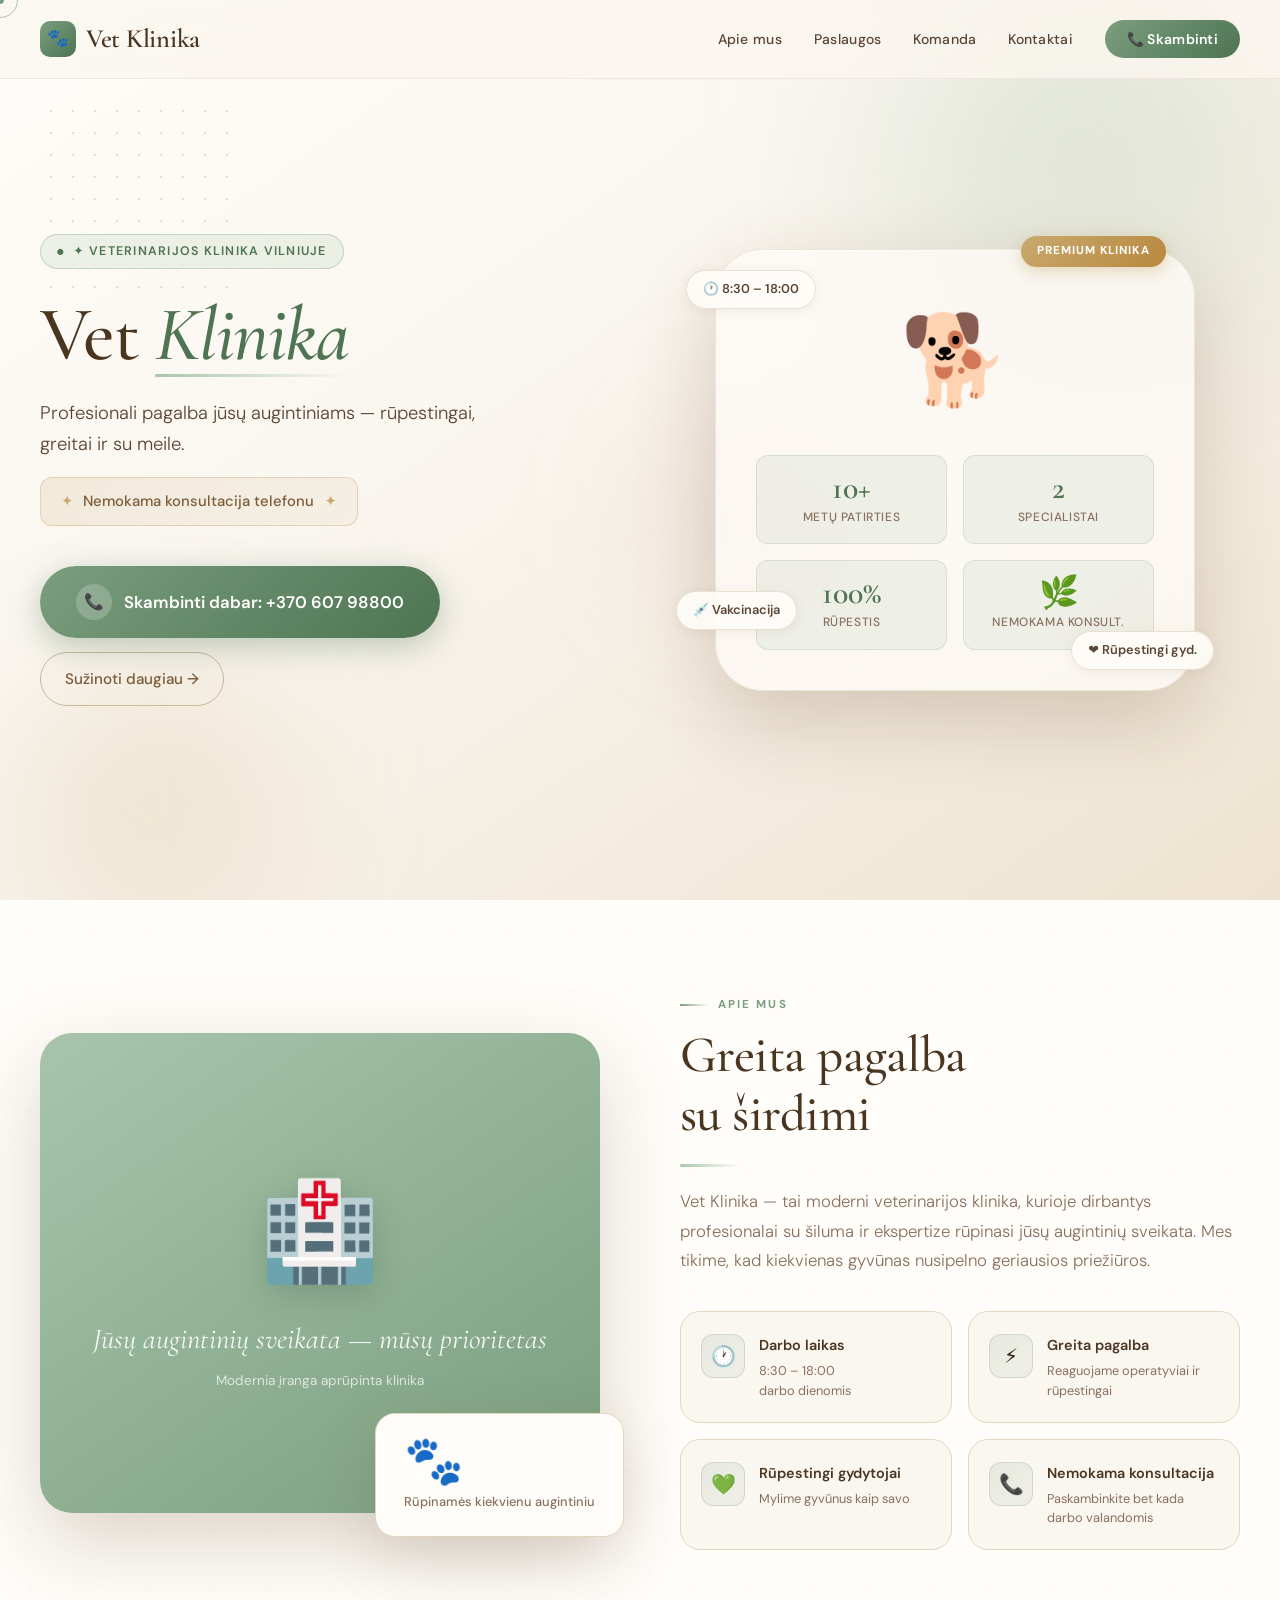
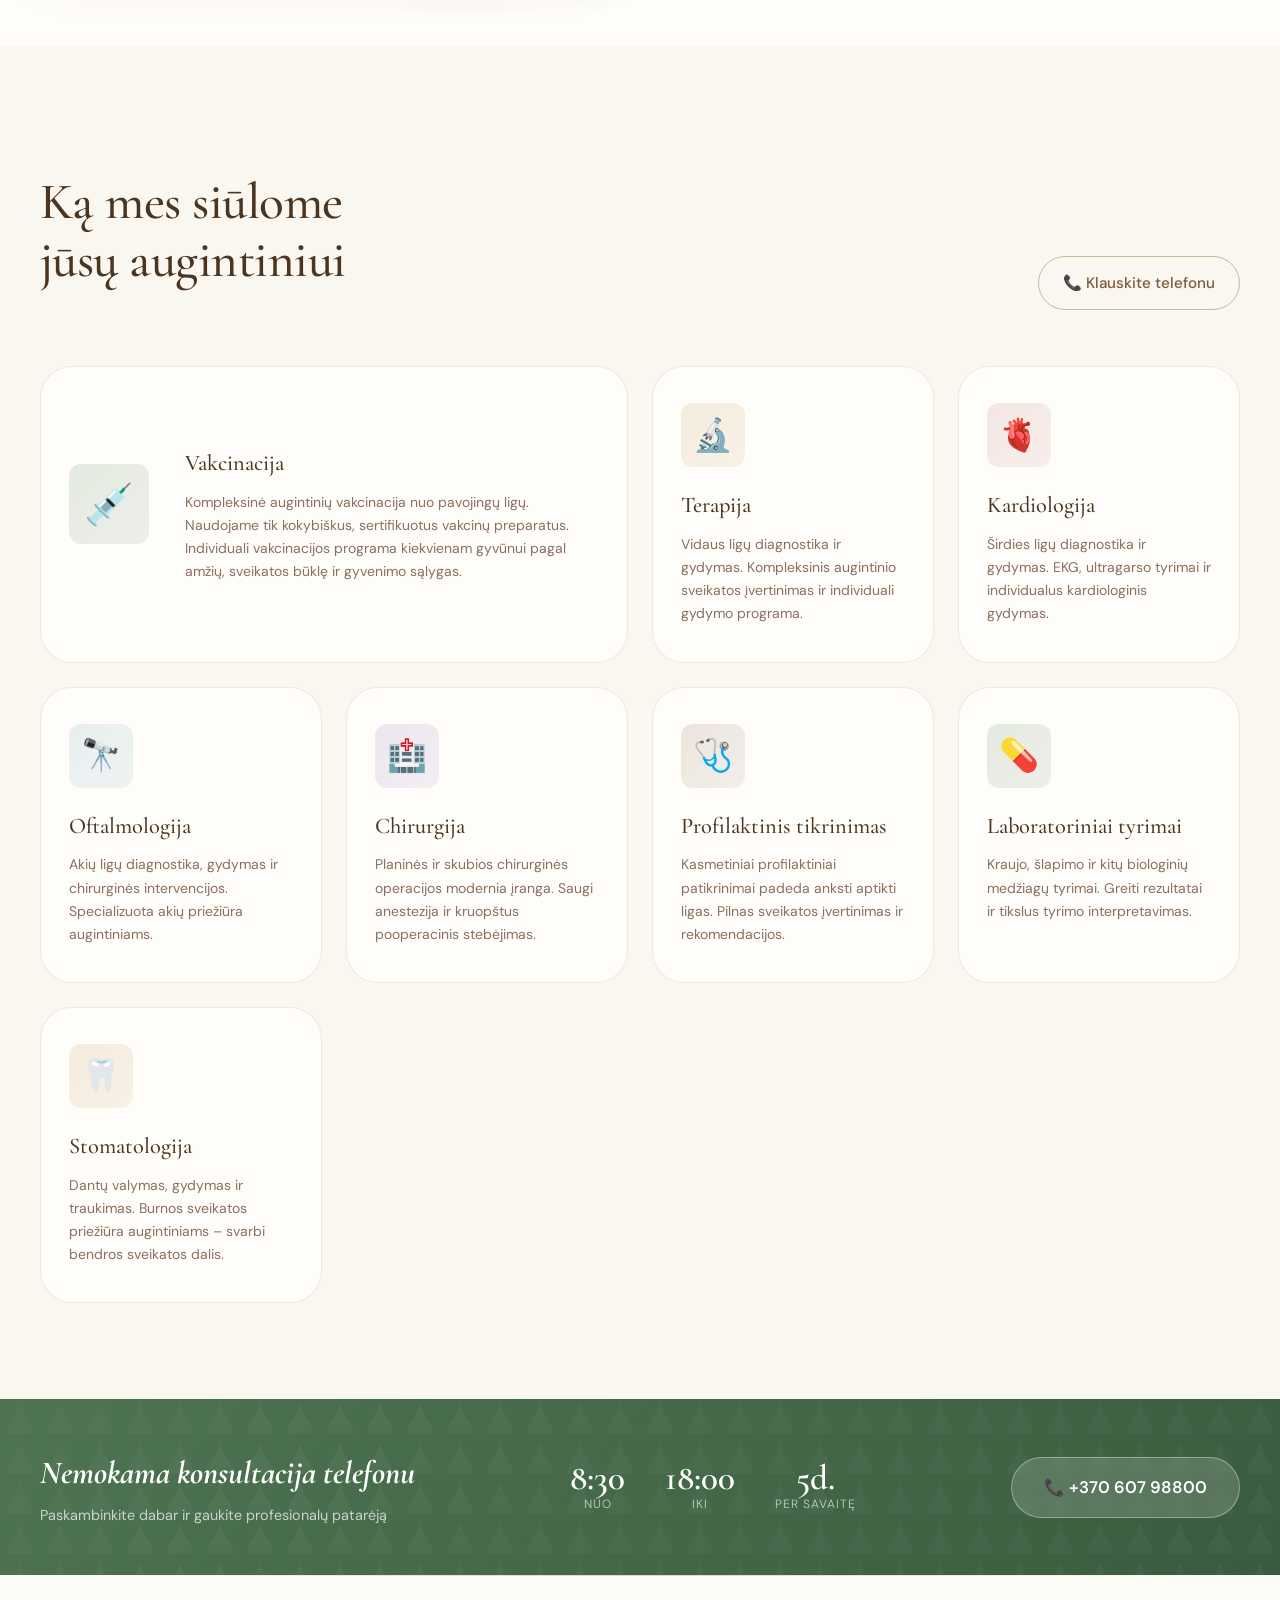
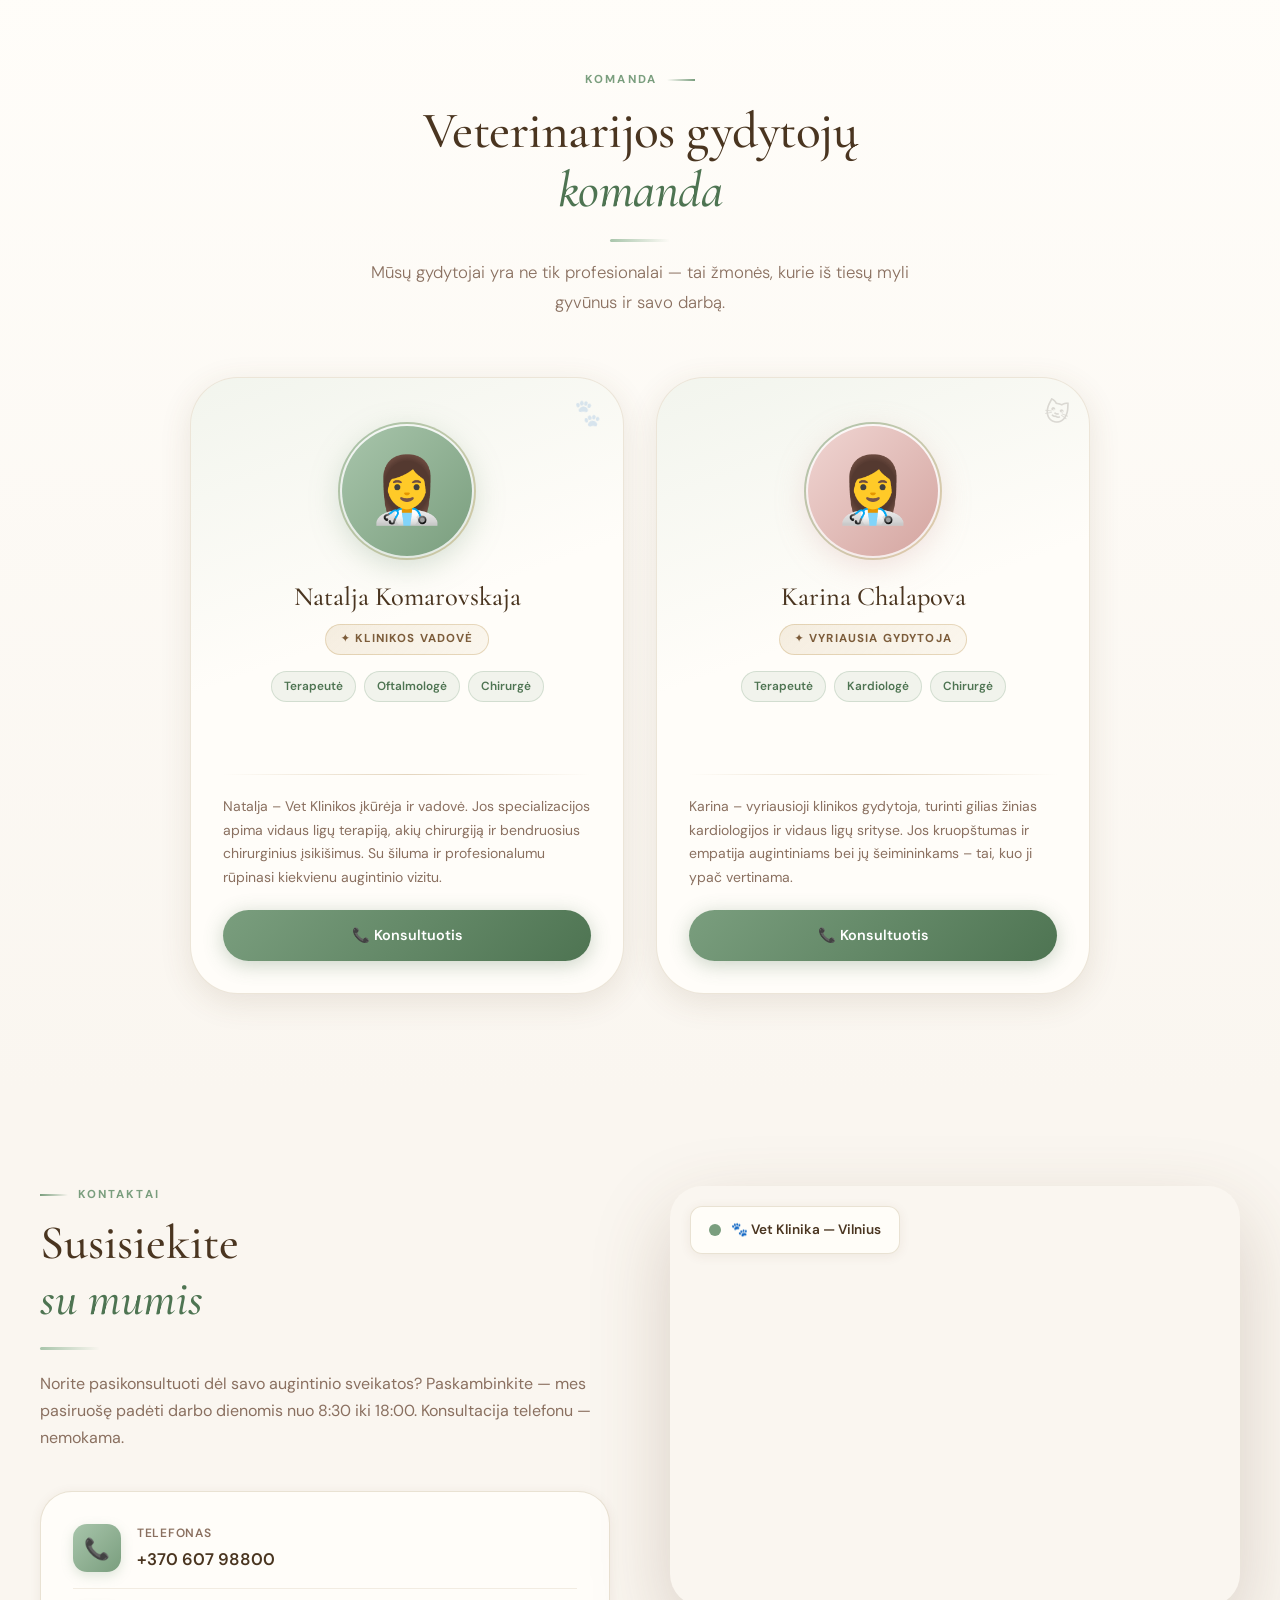
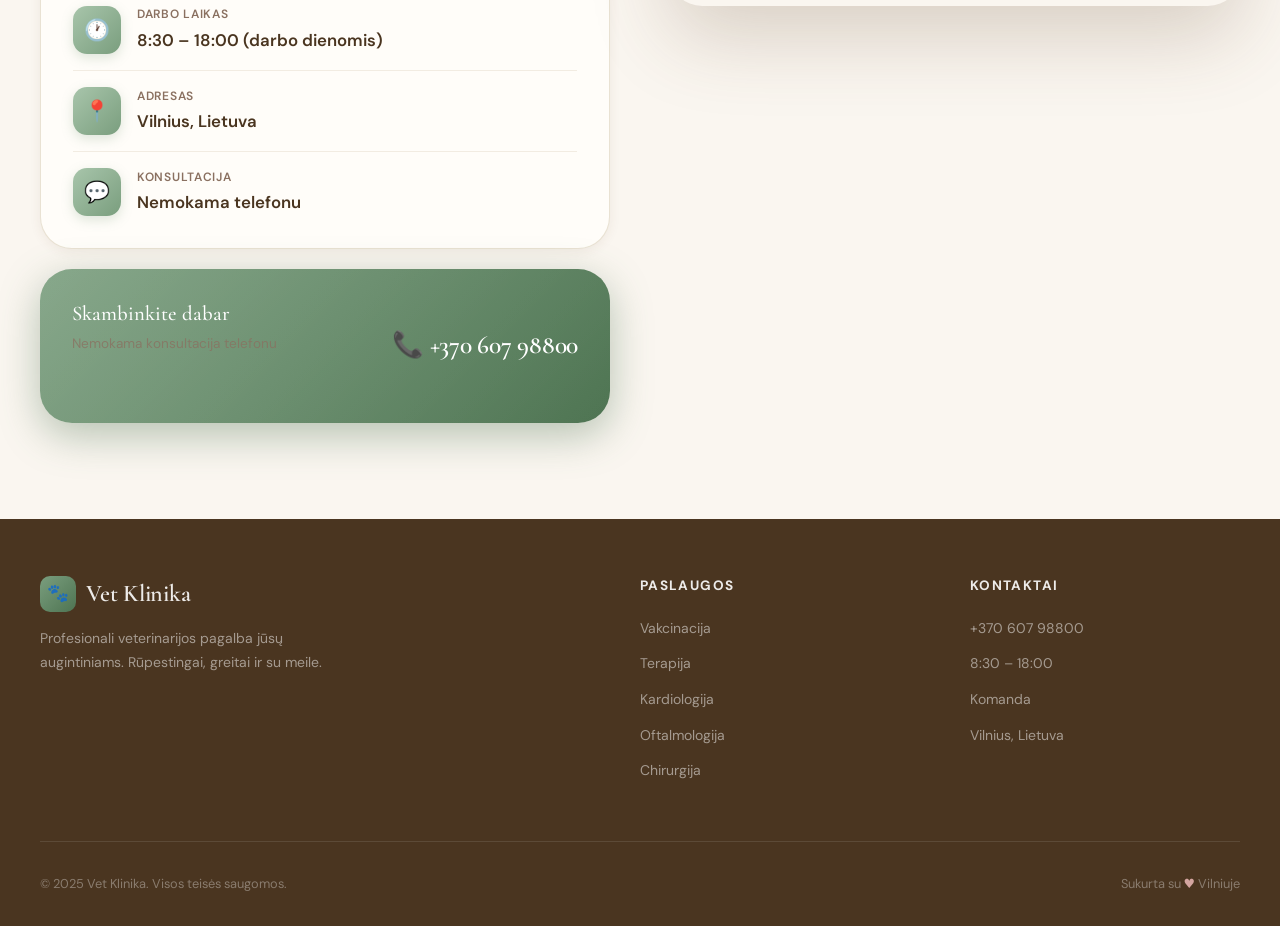
<file: vet-klinika.html>
<!DOCTYPE html>
<html lang="lt">
<head>
  <meta charset="UTF-8" />
  <meta name="viewport" content="width=device-width, initial-scale=1.0" />
  <title>Vet Klinika – Profesionali pagalba jūsų augintiniams</title>
  <link rel="preconnect" href="https://fonts.googleapis.com" />
  <link rel="preconnect" href="https://fonts.gstatic.com" crossorigin />
  <link href="https://fonts.googleapis.com/css2?family=Cormorant+Garamond:ital,wght@0,300;0,400;0,500;0,600;1,300;1,400&family=DM+Sans:ital,opsz,wght@0,9..40,300;0,9..40,400;0,9..40,500;0,9..40,600;1,9..40,300&display=swap" rel="stylesheet" />
  <style>
    /* ── RESET & VARIABLES ────────────────────────────────────── */
    *, *::before, *::after { box-sizing: border-box; margin: 0; padding: 0; }
    :root {
      --cream:      #faf6f0;
      --warm-white: #fffdf9;
      --beige:      #f0e8d8;
      --beige-mid:  #e4d5be;
      --beige-dark: #c9b89a;
      --sage:       #7a9e7e;
      --sage-light: #a8c5ab;
      --sage-deep:  #4e7452;
      --brown:      #7c5c3a;
      --brown-dark: #4a3520;
      --rose:       #d4a5a0;
      --rose-light: #f0d5d2;
      --gold:       #c9a96e;
      --gold-light: #e8d4b0;
      --text-dark:  #2c2018;
      --text-mid:   #5a4535;
      --text-light: #8a7060;
      --shadow-sm:  0 2px 12px rgba(100,70,40,.08);
      --shadow-md:  0 8px 32px rgba(100,70,40,.12);
      --shadow-lg:  0 20px 60px rgba(100,70,40,.16);
      --shadow-xl:  0 30px 80px rgba(100,70,40,.22);
      --radius-sm:  12px;
      --radius-md:  20px;
      --radius-lg:  32px;
      --radius-xl:  48px;
      --font-head:  'Cormorant Garamond', Georgia, serif;
      --font-body:  'DM Sans', system-ui, sans-serif;
      --transition: cubic-bezier(.22,.61,.36,1);
    }

    html { scroll-behavior: smooth; }
    body {
      font-family: var(--font-body);
      background: var(--cream);
      color: var(--text-dark);
      overflow-x: hidden;
      font-size: 16px;
      line-height: 1.6;
    }

    /* ── CURSOR ───────────────────────────────────────────────── */
    .cursor-dot {
      width: 8px; height: 8px;
      background: var(--sage);
      border-radius: 50%;
      position: fixed; top: 0; left: 0;
      pointer-events: none; z-index: 9999;
      transform: translate(-50%,-50%);
      transition: transform .1s, width .3s var(--transition), height .3s var(--transition), background .3s;
    }
    .cursor-ring {
      width: 36px; height: 36px;
      border: 1.5px solid var(--sage-light);
      border-radius: 50%;
      position: fixed; top: 0; left: 0;
      pointer-events: none; z-index: 9998;
      transform: translate(-50%,-50%);
      transition: transform .18s var(--transition), width .4s var(--transition), height .4s var(--transition), border-color .3s;
    }
    body.hovering .cursor-dot { width: 14px; height: 14px; background: var(--gold); }
    body.hovering .cursor-ring { width: 52px; height: 52px; border-color: var(--gold); opacity: .6; }

    /* ── SCROLL ANIMATIONS ────────────────────────────────────── */
    .reveal {
      opacity: 0;
      transform: translateY(36px);
      transition: opacity .8s var(--transition), transform .8s var(--transition);
    }
    .reveal.visible { opacity: 1; transform: translateY(0); }
    .reveal-delay-1 { transition-delay: .1s; }
    .reveal-delay-2 { transition-delay: .2s; }
    .reveal-delay-3 { transition-delay: .3s; }
    .reveal-delay-4 { transition-delay: .4s; }

    /* ── NAVIGATION ───────────────────────────────────────────── */
    nav {
      position: fixed; top: 0; left: 0; right: 0; z-index: 1000;
      padding: 18px 40px;
      display: flex; align-items: center; justify-content: space-between;
      background: rgba(250,246,240,.82);
      backdrop-filter: blur(20px) saturate(1.5);
      -webkit-backdrop-filter: blur(20px) saturate(1.5);
      border-bottom: 1px solid rgba(201,184,154,.25);
      transition: padding .4s var(--transition), box-shadow .4s;
    }
    nav.scrolled { padding: 12px 40px; box-shadow: var(--shadow-md); }
    .nav-logo {
      font-family: var(--font-head);
      font-size: 1.65rem; font-weight: 600;
      color: var(--brown-dark);
      letter-spacing: -.01em;
      display: flex; align-items: center; gap: 10px;
      text-decoration: none;
    }
    .nav-logo-icon {
      width: 36px; height: 36px;
      background: linear-gradient(135deg, var(--sage), var(--sage-deep));
      border-radius: 10px;
      display: flex; align-items: center; justify-content: center;
      font-size: 1.1rem;
    }
    .nav-links {
      display: flex; align-items: center; gap: 32px;
      list-style: none;
    }
    .nav-links a {
      font-size: .875rem; font-weight: 500;
      color: var(--text-mid);
      text-decoration: none; letter-spacing: .02em;
      position: relative; padding-bottom: 2px;
      transition: color .3s;
    }
    .nav-links a::after {
      content: ''; position: absolute; bottom: 0; left: 0;
      width: 0; height: 1.5px;
      background: var(--sage);
      transition: width .35s var(--transition);
    }
    .nav-links a:hover { color: var(--sage-deep); }
    .nav-links a:hover::after { width: 100%; }
    .nav-cta {
      background: linear-gradient(135deg, var(--sage), var(--sage-deep));
      color: #fff !important;
      padding: 10px 22px !important;
      border-radius: 40px;
      font-weight: 600 !important;
      transition: transform .25s var(--transition), box-shadow .25s !important;
      white-space: nowrap;
    }
    .nav-cta::after { display: none !important; }
    .nav-cta:hover { transform: translateY(-2px); box-shadow: 0 8px 24px rgba(78,116,82,.35) !important; color: #fff !important; }
    .hamburger { display: none; flex-direction: column; gap: 5px; cursor: pointer; padding: 4px; }
    .hamburger span { width: 24px; height: 2px; background: var(--brown); border-radius: 2px; transition: .3s; }

    /* ── HERO ─────────────────────────────────────────────────── */
    #hero {
      min-height: 100vh;
      display: flex; align-items: center;
      position: relative; overflow: hidden;
      padding: 120px 40px 80px;
    }
    .hero-bg {
      position: absolute; inset: 0;
      background: linear-gradient(145deg, var(--warm-white) 0%, var(--cream) 40%, #eee3d0 100%);
    }
    /* Floating organic blobs */
    .blob {
      position: absolute;
      border-radius: 50%;
      filter: blur(60px);
      animation: float 8s ease-in-out infinite;
      pointer-events: none;
    }
    .blob-1 {
      width: 600px; height: 600px;
      background: radial-gradient(circle, rgba(168,197,171,.35) 0%, transparent 70%);
      top: -150px; right: -100px;
      animation-duration: 9s;
    }
    .blob-2 {
      width: 400px; height: 400px;
      background: radial-gradient(circle, rgba(201,169,110,.25) 0%, transparent 70%);
      bottom: -100px; left: -50px;
      animation-duration: 11s; animation-delay: -3s;
    }
    .blob-3 {
      width: 300px; height: 300px;
      background: radial-gradient(circle, rgba(212,165,160,.2) 0%, transparent 70%);
      top: 40%; right: 30%;
      animation-duration: 13s; animation-delay: -6s;
    }
    @keyframes float {
      0%, 100% { transform: translate(0,0) scale(1); }
      33%       { transform: translate(20px,-30px) scale(1.05); }
      66%       { transform: translate(-15px,20px) scale(.97); }
    }
    /* Decorative dots grid */
    .dots-grid {
      position: absolute;
      top: 100px; left: 40px;
      width: 200px; height: 200px;
      background-image: radial-gradient(circle, var(--beige-dark) 1px, transparent 1px);
      background-size: 22px 22px;
      opacity: .45;
      animation: float 14s ease-in-out infinite alternate;
    }
    .hero-inner {
      position: relative; z-index: 1;
      max-width: 1200px; margin: 0 auto; width: 100%;
      display: grid; grid-template-columns: 1fr 1fr; gap: 60px; align-items: center;
    }
    .hero-badge {
      display: inline-flex; align-items: center; gap: 8px;
      background: rgba(168,197,171,.2);
      border: 1px solid rgba(122,158,126,.35);
      color: var(--sage-deep);
      font-size: .78rem; font-weight: 600;
      letter-spacing: .1em; text-transform: uppercase;
      padding: 7px 16px; border-radius: 40px;
      margin-bottom: 24px;
      backdrop-filter: blur(8px);
    }
    .hero-badge::before { content: '●'; font-size: .5rem; animation: blink 2s ease-in-out infinite; }
    @keyframes blink { 0%,100%{opacity:1} 50%{opacity:.3} }
    .hero-title {
      font-family: var(--font-head);
      font-size: clamp(3.2rem, 6vw, 5.2rem);
      font-weight: 500; line-height: 1.1;
      color: var(--brown-dark);
      letter-spacing: -.02em;
      margin-bottom: 20px;
    }
    .hero-title em {
      font-style: italic;
      color: var(--sage-deep);
      position: relative;
    }
    .hero-title em::after {
      content: '';
      position: absolute; bottom: 4px; left: 0; right: 0;
      height: 3px;
      background: linear-gradient(90deg, var(--sage-light), transparent);
      border-radius: 2px;
    }
    .hero-sub {
      font-size: 1.15rem;
      color: var(--text-mid);
      font-weight: 300;
      line-height: 1.7;
      margin-bottom: 16px;
      max-width: 480px;
    }
    .hero-highlight {
      display: inline-flex; align-items: center; gap: 10px;
      background: linear-gradient(135deg, rgba(201,169,110,.18), rgba(201,169,110,.08));
      border: 1px solid rgba(201,169,110,.4);
      padding: 12px 20px; border-radius: var(--radius-sm);
      margin-bottom: 40px;
      font-size: .925rem; color: var(--brown);
      font-weight: 500;
    }
    .hero-highlight .star { color: var(--gold); }
    .hero-actions { display: flex; flex-direction: column; gap: 14px; align-items: flex-start; }
    .btn-primary {
      display: inline-flex; align-items: center; gap: 12px;
      background: linear-gradient(135deg, var(--sage) 0%, var(--sage-deep) 100%);
      color: #fff;
      font-family: var(--font-body);
      font-size: 1.05rem; font-weight: 600;
      padding: 18px 36px; border-radius: 60px;
      border: none; cursor: pointer;
      text-decoration: none;
      position: relative; overflow: hidden;
      transition: transform .3s var(--transition), box-shadow .3s;
      box-shadow: 0 8px 32px rgba(78,116,82,.35);
    }
    .btn-primary::before {
      content: '';
      position: absolute; inset: 0;
      background: linear-gradient(135deg, rgba(255,255,255,.15), transparent);
      opacity: 0; transition: opacity .3s;
    }
    .btn-primary:hover { transform: translateY(-3px); box-shadow: 0 16px 48px rgba(78,116,82,.45); }
    .btn-primary:hover::before { opacity: 1; }
    .btn-primary:active { transform: translateY(0); }
    /* Ripple */
    .btn-primary .ripple {
      position: absolute; border-radius: 50%;
      transform: scale(0);
      background: rgba(255,255,255,.3);
      animation: ripple-anim .7s linear;
    }
    @keyframes ripple-anim { to { transform: scale(4); opacity: 0; } }
    .btn-phone-icon {
      width: 36px; height: 36px;
      background: rgba(255,255,255,.2);
      border-radius: 50%;
      display: flex; align-items: center; justify-content: center;
      font-size: 1rem;
      flex-shrink: 0;
    }
    .btn-secondary {
      display: inline-flex; align-items: center; gap: 10px;
      background: transparent;
      color: var(--brown);
      font-family: var(--font-body);
      font-size: .95rem; font-weight: 500;
      padding: 14px 24px; border-radius: 60px;
      border: 1.5px solid var(--beige-dark);
      cursor: pointer; text-decoration: none;
      transition: all .3s var(--transition);
    }
    .btn-secondary:hover {
      background: var(--beige);
      border-color: var(--sage-light);
      color: var(--sage-deep);
      transform: translateY(-2px);
    }
    .hero-visual {
      position: relative;
      display: flex; align-items: center; justify-content: center;
    }
    /* Big illustration card */
    .hero-card {
      width: 100%; max-width: 480px;
      background: rgba(255,253,249,.7);
      border: 1px solid rgba(201,184,154,.3);
      border-radius: var(--radius-xl);
      padding: 40px;
      backdrop-filter: blur(20px);
      box-shadow: var(--shadow-xl), inset 0 1px 0 rgba(255,255,255,.8);
      position: relative;
      animation: card-float 6s ease-in-out infinite;
    }
    @keyframes card-float {
      0%,100% { transform: translateY(0) rotate(0deg); }
      50%      { transform: translateY(-12px) rotate(.5deg); }
    }
    .hero-illus {
      font-size: 5.5rem; text-align: center;
      margin-bottom: 24px;
      animation: pet-bounce 3s ease-in-out infinite;
    }
    @keyframes pet-bounce {
      0%,100% { transform: scale(1) rotate(0deg); }
      50%      { transform: scale(1.06) rotate(-3deg); }
    }
    .hero-card-stats {
      display: grid; grid-template-columns: 1fr 1fr;
      gap: 16px;
    }
    .stat-box {
      background: rgba(122,158,126,.1);
      border: 1px solid rgba(122,158,126,.2);
      border-radius: var(--radius-sm);
      padding: 16px;
      text-align: center;
    }
    .stat-num {
      font-family: var(--font-head);
      font-size: 2rem; font-weight: 600;
      color: var(--sage-deep);
      line-height: 1;
    }
    .stat-label {
      font-size: .75rem; color: var(--text-light);
      margin-top: 4px; font-weight: 500;
      text-transform: uppercase; letter-spacing: .05em;
    }
    .hero-card-badge {
      position: absolute; top: -14px; right: 28px;
      background: linear-gradient(135deg, var(--gold), #b8883e);
      color: #fff; font-size: .72rem; font-weight: 700;
      padding: 6px 16px; border-radius: 20px;
      letter-spacing: .08em; text-transform: uppercase;
      box-shadow: 0 4px 16px rgba(201,169,110,.45);
    }
    /* Floating mini tags */
    .float-tag {
      position: absolute;
      background: rgba(255,253,249,.9);
      border: 1px solid rgba(201,184,154,.4);
      border-radius: 40px;
      padding: 8px 16px;
      font-size: .8rem; font-weight: 600;
      color: var(--text-mid);
      backdrop-filter: blur(12px);
      box-shadow: var(--shadow-sm);
      white-space: nowrap;
      display: flex; align-items: center; gap: 6px;
    }
    .float-tag-1 { top: 20px; left: -30px; animation: float-tag 7s ease-in-out infinite; }
    .float-tag-2 { bottom: 60px; left: -40px; animation: float-tag 9s ease-in-out infinite; animation-delay: -2s; }
    .float-tag-3 { bottom: 20px; right: -20px; animation: float-tag 8s ease-in-out infinite; animation-delay: -4s; }
    @keyframes float-tag {
      0%,100% { transform: translateY(0); }
      50%      { transform: translateY(-8px); }
    }

    /* ── SECTION SHARED ───────────────────────────────────────── */
    section { padding: 96px 40px; }
    .container { max-width: 1200px; margin: 0 auto; }
    .section-label {
      font-size: .72rem; font-weight: 700;
      letter-spacing: .18em; text-transform: uppercase;
      color: var(--sage);
      display: flex; align-items: center; gap: 10px;
      margin-bottom: 12px;
    }
    .section-label::before {
      content: '';
      width: 28px; height: 2px;
      background: linear-gradient(90deg, var(--sage), transparent);
      flex-shrink: 0;
    }
    .section-title {
      font-family: var(--font-head);
      font-size: clamp(2.2rem, 4vw, 3.4rem);
      font-weight: 500; line-height: 1.15;
      color: var(--brown-dark);
      letter-spacing: -.01em;
      margin-bottom: 20px;
    }
    .section-desc {
      font-size: 1.05rem;
      color: var(--text-light);
      max-width: 560px;
      line-height: 1.75; font-weight: 300;
    }
    .divider {
      width: 60px; height: 3px;
      background: linear-gradient(90deg, var(--sage-light), transparent);
      border-radius: 2px;
      margin: 20px 0;
    }

    /* ── ABOUT SECTION ────────────────────────────────────────── */
    #about {
      background: var(--warm-white);
      position: relative; overflow: hidden;
    }
    #about::before {
      content: '';
      position: absolute; top: 0; left: 0; right: 0; bottom: 0;
      background: url("data:image/svg+xml,%3Csvg width='60' height='60' viewBox='0 0 60 60' xmlns='http://www.w3.org/2000/svg'%3E%3Cg fill='none' fill-rule='evenodd'%3E%3Cg fill='%23c9b89a' fill-opacity='0.08'%3E%3Ccircle cx='30' cy='30' r='1.5'/%3E%3C/g%3E%3C/g%3E%3C/svg%3E");
    }
    .about-grid {
      display: grid; grid-template-columns: 1fr 1fr;
      gap: 80px; align-items: center;
      position: relative; z-index: 1;
    }
    .about-visual {
      position: relative;
    }
    .about-img-wrap {
      position: relative;
      border-radius: var(--radius-lg);
      overflow: hidden;
      background: linear-gradient(145deg, var(--sage-light), var(--sage));
      height: 480px;
      box-shadow: var(--shadow-xl);
    }
    .about-img-inner {
      width: 100%; height: 100%;
      display: flex; flex-direction: column;
      align-items: center; justify-content: center;
      gap: 12px; padding: 40px;
      text-align: center;
    }
    .about-big-icon { font-size: 6rem; filter: drop-shadow(0 8px 16px rgba(0,0,0,.15)); }
    .about-img-text {
      font-family: var(--font-head);
      font-size: 1.8rem; color: rgba(255,255,255,.9);
      font-style: italic;
      line-height: 1.3;
    }
    .about-img-sub { font-size: .85rem; color: rgba(255,255,255,.7); font-weight: 400; }
    /* Decorative offset box */
    .about-offset-box {
      position: absolute;
      bottom: -24px; right: -24px;
      background: var(--warm-white);
      border: 1px solid var(--beige-mid);
      border-radius: var(--radius-md);
      padding: 24px 28px;
      box-shadow: var(--shadow-lg);
      min-width: 200px;
    }
    .about-offset-box .num {
      font-family: var(--font-head);
      font-size: 3rem; font-weight: 600;
      color: var(--sage-deep); line-height: 1;
    }
    .about-offset-box .lbl { font-size: .8rem; color: var(--text-light); font-weight: 500; }
    /* Info cards */
    .info-cards { display: grid; grid-template-columns: 1fr 1fr; gap: 16px; margin-top: 36px; }
    .info-card {
      background: var(--cream);
      border: 1px solid var(--beige-mid);
      border-radius: var(--radius-md);
      padding: 22px 20px;
      display: flex; align-items: flex-start; gap: 14px;
      transition: transform .3s var(--transition), box-shadow .3s;
    }
    .info-card:hover { transform: translateY(-4px); box-shadow: var(--shadow-md); }
    .info-card-icon {
      width: 44px; height: 44px; flex-shrink: 0;
      background: linear-gradient(135deg, rgba(122,158,126,.15), rgba(122,158,126,.08));
      border: 1px solid rgba(122,158,126,.25);
      border-radius: 12px;
      display: flex; align-items: center; justify-content: center;
      font-size: 1.25rem;
    }
    .info-card-title { font-weight: 600; font-size: .9rem; color: var(--brown-dark); margin-bottom: 4px; }
    .info-card-text { font-size: .8rem; color: var(--text-light); line-height: 1.5; }

    /* ── SERVICES ─────────────────────────────────────────────── */
    #services { background: var(--cream); }
    .services-header {
      display: flex; justify-content: space-between; align-items: flex-end;
      margin-bottom: 56px; gap: 24px; flex-wrap: wrap;
    }
    .services-grid {
      display: grid;
      grid-template-columns: repeat(auto-fill, minmax(280px, 1fr));
      gap: 24px;
    }
    .service-card {
      background: var(--warm-white);
      border: 1px solid rgba(201,184,154,.3);
      border-radius: var(--radius-lg);
      padding: 36px 28px;
      position: relative; overflow: hidden;
      cursor: default;
      transition: transform .4s var(--transition), box-shadow .4s, border-color .3s;
      group: true;
    }
    .service-card::before {
      content: '';
      position: absolute; inset: 0;
      background: linear-gradient(145deg, rgba(122,158,126,.06) 0%, transparent 60%);
      opacity: 0;
      transition: opacity .4s;
    }
    .service-card:hover { transform: translateY(-8px) scale(1.01); box-shadow: var(--shadow-xl); border-color: rgba(122,158,126,.35); }
    .service-card:hover::before { opacity: 1; }
    .service-icon-wrap {
      width: 64px; height: 64px;
      border-radius: var(--radius-sm);
      display: flex; align-items: center; justify-content: center;
      font-size: 2rem; margin-bottom: 20px;
      position: relative; overflow: hidden;
      transition: transform .4s var(--transition);
    }
    .service-card:hover .service-icon-wrap { transform: scale(1.08) rotate(-3deg); }
    .ic-green  { background: linear-gradient(135deg, rgba(122,158,126,.2), rgba(78,116,82,.1)); }
    .ic-gold   { background: linear-gradient(135deg, rgba(201,169,110,.2), rgba(180,140,70,.1)); }
    .ic-rose   { background: linear-gradient(135deg, rgba(212,165,160,.25), rgba(180,130,125,.12)); }
    .ic-blue   { background: linear-gradient(135deg, rgba(140,180,200,.2), rgba(100,150,180,.1)); }
    .ic-purple { background: linear-gradient(135deg, rgba(160,140,200,.2), rgba(130,110,180,.1)); }
    .ic-brown  { background: linear-gradient(135deg, rgba(124,92,58,.15), rgba(100,70,40,.08)); }
    .service-name {
      font-family: var(--font-head);
      font-size: 1.4rem; font-weight: 500;
      color: var(--brown-dark); margin-bottom: 10px;
    }
    .service-desc { font-size: .875rem; color: var(--text-light); line-height: 1.65; }
    .service-arrow {
      position: absolute; bottom: 28px; right: 28px;
      width: 36px; height: 36px;
      background: var(--sage);
      border-radius: 50%;
      display: flex; align-items: center; justify-content: center;
      color: #fff; font-size: .9rem;
      opacity: 0; transform: translateX(10px);
      transition: opacity .3s, transform .35s var(--transition);
    }
    .service-card:hover .service-arrow { opacity: 1; transform: translateX(0); }
    /* Wide card */
    .service-card-wide {
      grid-column: span 2;
      display: flex; align-items: center; gap: 36px;
    }
    .service-card-wide .service-icon-wrap { width: 80px; height: 80px; font-size: 2.5rem; flex-shrink: 0; }
    .service-card-wide .service-content { flex: 1; }

    /* ── TEAM ─────────────────────────────────────────────────── */
    #team {
      background: linear-gradient(180deg, var(--warm-white) 0%, var(--cream) 100%);
      position: relative;
    }
    #team::before {
      content: '';
      position: absolute; top: 0; left: 0; right: 0;
      height: 1px;
      background: linear-gradient(90deg, transparent, var(--beige-mid), transparent);
    }
    .team-header { text-align: center; margin-bottom: 60px; }
    .team-header .section-label { justify-content: center; }
    .team-header .section-label::before { display: none; }
    .team-header .section-label::after {
      content: '';
      width: 28px; height: 2px;
      background: linear-gradient(270deg, var(--sage), transparent);
    }
    .team-grid {
      display: grid; grid-template-columns: 1fr 1fr;
      gap: 32px; max-width: 900px; margin: 0 auto;
    }
    .team-card {
      background: var(--warm-white);
      border: 1px solid rgba(201,184,154,.35);
      border-radius: var(--radius-xl);
      overflow: hidden;
      box-shadow: var(--shadow-md);
      transition: transform .4s var(--transition), box-shadow .4s;
      position: relative;
    }
    .team-card:hover { transform: translateY(-10px); box-shadow: var(--shadow-xl); }
    .team-card-top {
      padding: 48px 32px 32px;
      background: linear-gradient(160deg, rgba(168,197,171,.15) 0%, rgba(250,246,240,0) 60%);
      display: flex; flex-direction: column; align-items: center; text-align: center;
      position: relative;
    }
    /* Avatar illustration */
    .team-avatar {
      width: 130px; height: 130px;
      border-radius: 50%;
      margin-bottom: 20px;
      position: relative;
      display: flex; align-items: center; justify-content: center;
      font-size: 4rem;
      flex-shrink: 0;
    }
    .team-avatar-bg {
      position: absolute; inset: 0;
      border-radius: 50%;
      background: linear-gradient(135deg, var(--sage-light), var(--sage));
      box-shadow: 0 8px 32px rgba(122,158,126,.35);
    }
    .team-avatar-bg-2 {
      background: linear-gradient(135deg, var(--rose-light), var(--rose));
      box-shadow: 0 8px 32px rgba(212,165,160,.35);
    }
    .team-avatar span { position: relative; z-index: 1; }
    /* Paw halo ring */
    .team-avatar::before {
      content: '';
      position: absolute; inset: -4px;
      border-radius: 50%;
      border: 2px solid transparent;
      background: linear-gradient(white,white) padding-box,
                  linear-gradient(135deg, var(--sage-light), var(--gold-light)) border-box;
      transition: transform .5s var(--transition);
    }
    .team-card:hover .team-avatar::before { transform: rotate(90deg); }
    .team-name {
      font-family: var(--font-head);
      font-size: 1.65rem; font-weight: 500;
      color: var(--brown-dark); margin-bottom: 6px;
    }
    .team-role-badge {
      display: inline-block;
      background: linear-gradient(135deg, rgba(201,169,110,.18), rgba(201,169,110,.08));
      border: 1px solid rgba(201,169,110,.4);
      color: var(--brown);
      font-size: .72rem; font-weight: 700; letter-spacing: .1em;
      text-transform: uppercase; padding: 5px 14px;
      border-radius: 20px; margin-bottom: 16px;
    }
    .team-card-body { padding: 0 32px 32px; }
    .team-specialties {
      display: flex; flex-wrap: wrap; gap: 8px; justify-content: center;
      margin-bottom: 20px; padding-top: 0;
    }
    .specialty-tag {
      background: rgba(122,158,126,.1);
      border: 1px solid rgba(122,158,126,.25);
      color: var(--sage-deep);
      font-size: .74rem; font-weight: 600;
      padding: 5px 12px; border-radius: 20px;
      transition: background .25s, transform .25s;
    }
    .specialty-tag:hover { background: rgba(122,158,126,.2); transform: scale(1.04); }
    .team-card-divider {
      height: 1px;
      background: linear-gradient(90deg, transparent, var(--beige-mid), transparent);
      margin: 20px 0;
    }
    .team-cta {
      display: flex; align-items: center; justify-content: center; gap: 8px;
      background: linear-gradient(135deg, var(--sage), var(--sage-deep));
      color: #fff; font-weight: 600; font-size: .9rem;
      padding: 14px 28px; border-radius: 40px; width: 100%;
      border: none; cursor: pointer;
      text-decoration: none;
      transition: transform .3s var(--transition), box-shadow .3s;
      box-shadow: 0 4px 20px rgba(78,116,82,.3);
    }
    .team-cta:hover { transform: translateY(-2px); box-shadow: 0 8px 28px rgba(78,116,82,.45); }
    /* Decorative paw print */
    .paw-decor {
      position: absolute; top: 16px; right: 20px;
      font-size: 1.5rem; opacity: .15;
      transform: rotate(15deg);
    }

    /* ── TRUST STRIP ──────────────────────────────────────────── */
    #trust {
      padding: 48px 40px;
      background: linear-gradient(135deg, var(--sage-deep), #3a5c3e);
      position: relative; overflow: hidden;
    }
    #trust::before {
      content: '';
      position: absolute; inset: 0;
      background: url("data:image/svg+xml,%3Csvg width='40' height='40' viewBox='0 0 40 40' xmlns='http://www.w3.org/2000/svg'%3E%3Cpath d='M20 5 L35 35 L5 35 Z' fill='%23ffffff' fill-opacity='0.03'/%3E%3C/svg%3E") repeat;
    }
    .trust-inner {
      max-width: 1200px; margin: 0 auto;
      display: flex; align-items: center; justify-content: space-between;
      gap: 32px; flex-wrap: wrap;
      position: relative; z-index: 1;
    }
    .trust-text h3 {
      font-family: var(--font-head);
      font-size: 2rem; color: #fff;
      font-style: italic; margin-bottom: 6px;
    }
    .trust-text p { color: rgba(255,255,255,.7); font-size: .9rem; }
    .trust-btn {
      display: inline-flex; align-items: center; gap: 12px;
      background: rgba(255,255,255,.15);
      border: 1.5px solid rgba(255,255,255,.35);
      color: #fff;
      font-family: var(--font-body);
      font-size: 1.05rem; font-weight: 600;
      padding: 16px 32px; border-radius: 60px;
      cursor: pointer; text-decoration: none;
      backdrop-filter: blur(8px);
      transition: all .3s var(--transition);
      white-space: nowrap;
    }
    .trust-btn:hover {
      background: rgba(255,255,255,.25);
      transform: translateY(-2px);
      box-shadow: 0 8px 32px rgba(0,0,0,.15);
    }
    .trust-stats {
      display: flex; gap: 40px; flex-wrap: wrap;
    }
    .trust-stat { text-align: center; }
    .trust-stat-num {
      font-family: var(--font-head);
      font-size: 2.2rem; font-weight: 600;
      color: #fff; line-height: 1;
    }
    .trust-stat-lbl { font-size: .75rem; color: rgba(255,255,255,.6); text-transform: uppercase; letter-spacing: .08em; }

    /* ── CONTACT ──────────────────────────────────────────────── */
    #contact { background: var(--cream); }
    .contact-grid {
      display: grid; grid-template-columns: 1fr 1fr;
      gap: 60px; align-items: start;
    }
    .contact-info h2 {
      font-family: var(--font-head);
      font-size: 3rem; font-weight: 500;
      color: var(--brown-dark); margin-bottom: 16px;
      line-height: 1.15;
    }
    .contact-info p { color: var(--text-light); font-size: 1rem; margin-bottom: 40px; line-height: 1.7; }
    .contact-card {
      background: var(--warm-white);
      border: 1px solid rgba(201,184,154,.4);
      border-radius: var(--radius-lg);
      padding: 32px;
      margin-bottom: 20px;
      box-shadow: var(--shadow-sm);
    }
    .contact-item {
      display: flex; align-items: center; gap: 16px;
      padding: 16px 0;
      border-bottom: 1px solid rgba(201,184,154,.25);
    }
    .contact-item:last-child { border-bottom: none; padding-bottom: 0; }
    .contact-item:first-child { padding-top: 0; }
    .contact-icon {
      width: 48px; height: 48px; flex-shrink: 0;
      background: linear-gradient(135deg, var(--sage-light), var(--sage));
      border-radius: 14px;
      display: flex; align-items: center; justify-content: center;
      font-size: 1.3rem;
      box-shadow: 0 4px 12px rgba(122,158,126,.25);
    }
    .contact-label { font-size: .75rem; color: var(--text-light); font-weight: 600; letter-spacing: .06em; text-transform: uppercase; margin-bottom: 2px; }
    .contact-value { font-size: 1.05rem; color: var(--brown-dark); font-weight: 600; }
    /* Big call button */
    .big-call-btn {
      display: flex; align-items: center; justify-content: space-between;
      background: linear-gradient(135deg, var(--sage), var(--sage-deep));
      color: #fff; border-radius: var(--radius-lg);
      padding: 28px 32px;
      text-decoration: none;
      box-shadow: 0 12px 40px rgba(78,116,82,.4);
      transition: transform .3s var(--transition), box-shadow .3s;
      position: relative; overflow: hidden;
    }
    .big-call-btn::before {
      content: '';
      position: absolute; inset: 0;
      background: linear-gradient(135deg, rgba(255,255,255,.1), transparent);
    }
    .big-call-btn:hover { transform: translateY(-4px); box-shadow: 0 20px 56px rgba(78,116,82,.5); }
    .big-call-left h3 { font-family: var(--font-head); font-size: 1.3rem; font-weight: 500; margin-bottom: 2px; }
    .big-call-left p { font-size: .85rem; opacity: .75; }
    .big-call-phone {
      font-family: var(--font-head);
      font-size: 1.6rem; font-weight: 600;
      letter-spacing: -.01em;
    }
    /* Map */
    .map-wrap {
      border-radius: var(--radius-lg);
      overflow: hidden;
      box-shadow: var(--shadow-xl);
      position: relative;
    }
    .map-placeholder {
      width: 100%; height: 420px;
      background: linear-gradient(145deg, rgba(122,158,126,.15), rgba(168,197,171,.1));
      border: 2px dashed rgba(122,158,126,.3);
      display: flex; flex-direction: column;
      align-items: center; justify-content: center;
      gap: 16px;
      color: var(--text-light);
      font-size: 2.5rem;
    }
    .map-placeholder p { font-size: .9rem; color: var(--sage-deep); font-weight: 500; }
    /* Embed a real iframe map */
    .map-embed {
      width: 100%; height: 420px; border: none;
      display: block;
    }
    .map-overlay-badge {
      position: absolute; top: 20px; left: 20px;
      background: rgba(255,253,249,.92);
      border: 1px solid rgba(201,184,154,.4);
      border-radius: var(--radius-sm);
      padding: 12px 18px;
      backdrop-filter: blur(12px);
      box-shadow: var(--shadow-sm);
      display: flex; align-items: center; gap: 10px;
    }
    .map-pin-dot { width: 12px; height: 12px; background: var(--sage); border-radius: 50%; animation: blink 2s infinite; }
    .map-name { font-size: .85rem; font-weight: 600; color: var(--brown-dark); }

    /* ── FOOTER ───────────────────────────────────────────────── */
    footer {
      background: var(--brown-dark);
      color: rgba(255,255,255,.7);
      padding: 56px 40px 32px;
    }
    .footer-top {
      max-width: 1200px; margin: 0 auto;
      display: grid; grid-template-columns: 2fr 1fr 1fr;
      gap: 60px; margin-bottom: 48px;
    }
    .footer-brand .nav-logo { color: rgba(255,255,255,.9); font-size: 1.5rem; text-decoration: none; }
    .footer-brand p {
      margin-top: 14px; font-size: .875rem;
      color: rgba(255,255,255,.5); line-height: 1.7; max-width: 300px;
    }
    .footer-col h4 { color: rgba(255,255,255,.9); font-size: .85rem; font-weight: 700; letter-spacing: .1em; text-transform: uppercase; margin-bottom: 18px; }
    .footer-col ul { list-style: none; }
    .footer-col li { margin-bottom: 10px; }
    .footer-col a { color: rgba(255,255,255,.5); text-decoration: none; font-size: .875rem; transition: color .25s; }
    .footer-col a:hover { color: rgba(255,255,255,.9); }
    .footer-bottom {
      max-width: 1200px; margin: 0 auto;
      padding-top: 32px;
      border-top: 1px solid rgba(255,255,255,.1);
      display: flex; justify-content: space-between; align-items: center;
      flex-wrap: wrap; gap: 16px;
      font-size: .8rem;
    }
    .footer-bottom p { color: rgba(255,255,255,.35); }
    .footer-heart { color: var(--rose); }

    /* ── MOBILE MENU ──────────────────────────────────────────── */
    .mobile-menu {
      position: fixed; inset: 0; z-index: 999;
      background: rgba(250,246,240,.97);
      backdrop-filter: blur(20px);
      display: flex; flex-direction: column;
      align-items: center; justify-content: center;
      gap: 32px;
      transform: translateX(-100%);
      transition: transform .4s var(--transition);
    }
    .mobile-menu.open { transform: translateX(0); }
    .mobile-menu a {
      font-family: var(--font-head);
      font-size: 2.2rem; font-weight: 400;
      color: var(--brown-dark); text-decoration: none;
      transition: color .25s;
    }
    .mobile-menu a:hover { color: var(--sage-deep); }
    .mobile-close {
      position: absolute; top: 20px; right: 20px;
      font-size: 1.8rem; cursor: pointer;
      color: var(--text-mid);
      background: none; border: none;
      padding: 8px;
    }

    /* ── SCROLL TO TOP ────────────────────────────────────────── */
    .scroll-top {
      position: fixed; bottom: 32px; right: 32px; z-index: 100;
      width: 52px; height: 52px;
      background: linear-gradient(135deg, var(--sage), var(--sage-deep));
      border: none; border-radius: 50%;
      color: #fff; font-size: 1.2rem;
      display: flex; align-items: center; justify-content: center;
      cursor: pointer; box-shadow: var(--shadow-md);
      opacity: 0; transform: translateY(20px);
      transition: opacity .35s, transform .35s var(--transition);
    }
    .scroll-top.visible { opacity: 1; transform: translateY(0); }
    .scroll-top:hover { transform: translateY(-3px); }

    /* ── MEDIA QUERIES ────────────────────────────────────────── */
    @media (max-width: 900px) {
      nav { padding: 14px 20px; }
      nav.scrolled { padding: 10px 20px; }
      .nav-links { display: none; }
      .hamburger { display: flex; }
      section { padding: 72px 20px; }
      .hero-inner { grid-template-columns: 1fr; gap: 40px; }
      .hero-visual { display: none; }
      .hero-title { font-size: 2.8rem; }
      .about-grid { grid-template-columns: 1fr; gap: 40px; }
      .about-img-wrap { height: 300px; }
      .about-offset-box { display: none; }
      .info-cards { grid-template-columns: 1fr; }
      .service-card-wide { grid-column: span 1; flex-direction: column; }
      .services-grid { grid-template-columns: 1fr; }
      .team-grid { grid-template-columns: 1fr; }
      .contact-grid { grid-template-columns: 1fr; }
      .trust-inner { flex-direction: column; align-items: flex-start; }
      .footer-top { grid-template-columns: 1fr; gap: 32px; }
      .footer-bottom { flex-direction: column; text-align: center; }
      .hero-actions { width: 100%; }
      .btn-primary, .btn-secondary { width: 100%; justify-content: center; }
      #hero { padding: 100px 20px 60px; }
    }
    @media (max-width: 480px) {
      .hero-title { font-size: 2.2rem; }
      .section-title { font-size: 1.9rem; }
    }
  </style>
</head>
<body>

<!-- CURSOR -->
<div class="cursor-dot" id="cursorDot"></div>
<div class="cursor-ring" id="cursorRing"></div>

<!-- MOBILE MENU -->
<div class="mobile-menu" id="mobileMenu">
  <button class="mobile-close" id="mobileClose" aria-label="Uždaryti">✕</button>
  <a href="#about" onclick="closeMobile()">Apie mus</a>
  <a href="#services" onclick="closeMobile()">Paslaugos</a>
  <a href="#team" onclick="closeMobile()">Komanda</a>
  <a href="#contact" onclick="closeMobile()">Kontaktai</a>
  <a href="tel:+37060798800" class="btn-primary" style="font-family:var(--font-body);font-size:1rem;padding:16px 28px;border-radius:60px;">📞 Skambinti dabar</a>
</div>

<!-- NAVIGATION -->
<nav id="navbar">
  <a href="#hero" class="nav-logo">
    <div class="nav-logo-icon">🐾</div>
    Vet Klinika
  </a>
  <ul class="nav-links">
    <li><a href="#about">Apie mus</a></li>
    <li><a href="#services">Paslaugos</a></li>
    <li><a href="#team">Komanda</a></li>
    <li><a href="#contact">Kontaktai</a></li>
    <li><a href="tel:+37060798800" class="nav-cta">📞 Skambinti</a></li>
  </ul>
  <div class="hamburger" id="hamburger" aria-label="Meniu" role="button" tabindex="0">
    <span></span><span></span><span></span>
  </div>
</nav>

<!-- ═══════════════ HERO ═══════════════ -->
<section id="hero">
  <div class="hero-bg"></div>
  <div class="blob blob-1"></div>
  <div class="blob blob-2"></div>
  <div class="blob blob-3"></div>
  <div class="dots-grid"></div>

  <div class="hero-inner">
    <!-- LEFT -->
    <div class="hero-content">
      <div class="hero-badge reveal">✦ Veterinarijos klinika Vilniuje</div>
      <h1 class="hero-title reveal reveal-delay-1">
        Vet <em>Klinika</em>
      </h1>
      <p class="hero-sub reveal reveal-delay-2">
        Profesionali pagalba jūsų augintiniams — rūpestingai, greitai ir su meile.
      </p>
      <div class="hero-highlight reveal reveal-delay-2">
        <span class="star">✦</span>
        Nemokama konsultacija telefonu
        <span class="star">✦</span>
      </div>
      <div class="hero-actions reveal reveal-delay-3">
        <a href="tel:+37060798800" class="btn-primary" id="mainCallBtn">
          <div class="btn-phone-icon">📞</div>
          Skambinti dabar: +370 607 98800
        </a>
        <a href="#about" class="btn-secondary">
          Sužinoti daugiau →
        </a>
      </div>
    </div>

    <!-- RIGHT -->
    <div class="hero-visual reveal reveal-delay-2">
      <div class="hero-card">
        <div class="hero-card-badge">Premium Klinika</div>
        <div class="hero-illus">🐕</div>
        <div class="hero-card-stats">
          <div class="stat-box">
            <div class="stat-num">10+</div>
            <div class="stat-label">Metų patirties</div>
          </div>
          <div class="stat-box">
            <div class="stat-num">2</div>
            <div class="stat-label">Specialistai</div>
          </div>
          <div class="stat-box">
            <div class="stat-num">100%</div>
            <div class="stat-label">Rūpestis</div>
          </div>
          <div class="stat-box">
            <div class="stat-num">🌿</div>
            <div class="stat-label">Nemokama konsult.</div>
          </div>
        </div>
        <!-- Floating tags -->
        <div class="float-tag float-tag-1">🕐 8:30 – 18:00</div>
        <div class="float-tag float-tag-2">💉 Vakcinacija</div>
        <div class="float-tag float-tag-3">❤️ Rūpestingi gyd.</div>
      </div>
    </div>
  </div>
</section>

<!-- ═══════════════ ABOUT ═══════════════ -->
<section id="about">
  <div class="container">
    <div class="about-grid">
      <div class="about-visual reveal">
        <div class="about-img-wrap">
          <div class="about-img-inner">
            <div class="about-big-icon">🏥</div>
            <div class="about-img-text">Jūsų augintinių sveikata — mūsų prioritetas</div>
            <div class="about-img-sub">Modernia įranga aprūpinta klinika</div>
          </div>
        </div>
        <div class="about-offset-box">
          <div class="num">🐾</div>
          <div class="lbl" style="margin-top:6px;">Rūpinamės kiekvienu augintiniu</div>
        </div>
      </div>

      <div class="about-text">
        <div class="section-label reveal">Apie mus</div>
        <h2 class="section-title reveal reveal-delay-1">Greita pagalba<br>su širdimi</h2>
        <div class="divider reveal reveal-delay-1"></div>
        <p class="section-desc reveal reveal-delay-2">
          Vet Klinika — tai moderni veterinarijos klinika, kurioje dirbantys profesionalai
          su šiluma ir ekspertize rūpinasi jūsų augintinių sveikata. Mes tikime, kad kiekvienas
          gyvūnas nusipelno geriausios priežiūros.
        </p>

        <div class="info-cards">
          <div class="info-card reveal reveal-delay-1">
            <div class="info-card-icon">🕐</div>
            <div>
              <div class="info-card-title">Darbo laikas</div>
              <div class="info-card-text">8:30 – 18:00<br>darbo dienomis</div>
            </div>
          </div>
          <div class="info-card reveal reveal-delay-2">
            <div class="info-card-icon">⚡</div>
            <div>
              <div class="info-card-title">Greita pagalba</div>
              <div class="info-card-text">Reaguojame operatyviai ir rūpestingai</div>
            </div>
          </div>
          <div class="info-card reveal reveal-delay-3">
            <div class="info-card-icon">💚</div>
            <div>
              <div class="info-card-title">Rūpestingi gydytojai</div>
              <div class="info-card-text">Mylime gyvūnus kaip savo</div>
            </div>
          </div>
          <div class="info-card reveal reveal-delay-4">
            <div class="info-card-icon">📞</div>
            <div>
              <div class="info-card-title">Nemokama konsultacija</div>
              <div class="info-card-text">Paskambinkite bet kada darbo valandomis</div>
            </div>
          </div>
        </div>
      </div>
    </div>
  </div>
</section>

<!-- ═══════════════ SERVICES ═══════════════ -->
<section id="services">
  <div class="container">
    <div class="services-header">
      <div>
        <div class="section-label reveal">Paslaugos</div>
        <h2 class="section-title reveal reveal-delay-1">Ką mes siūlome<br>jūsų augintiniui</h2>
      </div>
      <a href="tel:+37060798800" class="btn-secondary reveal reveal-delay-1" style="flex-shrink:0;">
        📞 Klauskite telefonu
      </a>
    </div>

    <div class="services-grid">
      <!-- Wide featured card -->
      <div class="service-card service-card-wide reveal">
        <div class="service-icon-wrap ic-green" style="width:80px;height:80px;font-size:2.5rem;">💉</div>
        <div class="service-content">
          <div class="service-name">Vakcinacija</div>
          <div class="service-desc">
            Kompleksinė augintinių vakcinacija nuo pavojingų ligų. Naudojame tik kokybiškus, sertifikuotus vakcinų preparatus. Individuali vakcinacijos programa kiekvienam gyvūnui pagal amžių, sveikatos būklę ir gyvenimo sąlygas.
          </div>
        </div>
        <div class="service-arrow">→</div>
      </div>

      <div class="service-card reveal">
        <div class="service-icon-wrap ic-gold">🔬</div>
        <div class="service-name">Terapija</div>
        <div class="service-desc">Vidaus ligų diagnostika ir gydymas. Kompleksinis augintinio sveikatos įvertinimas ir individuali gydymo programa.</div>
        <div class="service-arrow">→</div>
      </div>

      <div class="service-card reveal reveal-delay-1">
        <div class="service-icon-wrap ic-rose">🫀</div>
        <div class="service-name">Kardiologija</div>
        <div class="service-desc">Širdies ligų diagnostika ir gydymas. EKG, ultragarso tyrimai ir individualus kardiologinis gydymas.</div>
        <div class="service-arrow">→</div>
      </div>

      <div class="service-card reveal reveal-delay-2">
        <div class="service-icon-wrap ic-blue">🔭</div>
        <div class="service-name">Oftalmologija</div>
        <div class="service-desc">Akių ligų diagnostika, gydymas ir chirurginės intervencijos. Specializuota akių priežiūra augintiniams.</div>
        <div class="service-arrow">→</div>
      </div>

      <div class="service-card reveal">
        <div class="service-icon-wrap ic-purple">🏥</div>
        <div class="service-name">Chirurgija</div>
        <div class="service-desc">Planinės ir skubios chirurginės operacijos modernia įranga. Saugi anestezija ir kruopštus pooperacinis stebėjimas.</div>
        <div class="service-arrow">→</div>
      </div>

      <div class="service-card reveal reveal-delay-1">
        <div class="service-icon-wrap ic-brown">🩺</div>
        <div class="service-name">Profilaktinis tikrinimas</div>
        <div class="service-desc">Kasmetiniai profilaktiniai patikrinimai padeda anksti aptikti ligas. Pilnas sveikatos įvertinimas ir rekomendacijos.</div>
        <div class="service-arrow">→</div>
      </div>

      <div class="service-card reveal reveal-delay-2">
        <div class="service-icon-wrap ic-green">💊</div>
        <div class="service-name">Laboratoriniai tyrimai</div>
        <div class="service-desc">Kraujo, šlapimo ir kitų biologinių medžiagų tyrimai. Greiti rezultatai ir tikslus tyrimo interpretavimas.</div>
        <div class="service-arrow">→</div>
      </div>

      <div class="service-card reveal reveal-delay-3">
        <div class="service-icon-wrap ic-gold">🦷</div>
        <div class="service-name">Stomatologija</div>
        <div class="service-desc">Dantų valymas, gydymas ir traukimas. Burnos sveikatos priežiūra augintiniams – svarbi bendros sveikatos dalis.</div>
        <div class="service-arrow">→</div>
      </div>
    </div>
  </div>
</section>

<!-- ═══════════════ TRUST STRIP ═══════════════ -->
<div id="trust">
  <div class="trust-inner">
    <div class="trust-text reveal">
      <h3>Nemokama konsultacija telefonu</h3>
      <p>Paskambinkite dabar ir gaukite profesionalų patarėją</p>
    </div>
    <div class="trust-stats reveal reveal-delay-1">
      <div class="trust-stat">
        <div class="trust-stat-num">8:30</div>
        <div class="trust-stat-lbl">Nuo</div>
      </div>
      <div class="trust-stat">
        <div class="trust-stat-num">18:00</div>
        <div class="trust-stat-lbl">Iki</div>
      </div>
      <div class="trust-stat">
        <div class="trust-stat-num">5d.</div>
        <div class="trust-stat-lbl">Per savaitę</div>
      </div>
    </div>
    <a href="tel:+37060798800" class="trust-btn reveal reveal-delay-2">
      📞 +370 607 98800
    </a>
  </div>
</div>

<!-- ═══════════════ TEAM ═══════════════ -->
<section id="team">
  <div class="container">
    <div class="team-header">
      <div class="section-label reveal">Komanda</div>
      <h2 class="section-title reveal reveal-delay-1">Veterinarijos gydytojų<br><em style="font-family:var(--font-head);font-style:italic;color:var(--sage-deep);">komanda</em></h2>
      <div class="divider reveal reveal-delay-1" style="margin:16px auto;"></div>
      <p class="section-desc reveal reveal-delay-2" style="margin:0 auto;text-align:center;">
        Mūsų gydytojai yra ne tik profesionalai — tai žmonės, kurie iš tiesų myli gyvūnus ir savo darbą.
      </p>
    </div>

    <div class="team-grid">
      <!-- Doctor 1 -->
      <div class="team-card reveal">
        <div class="team-card-top">
          <div class="paw-decor">🐾</div>
          <div class="team-avatar">
            <div class="team-avatar-bg"></div>
            <span>👩‍⚕️</span>
          </div>
          <div class="team-name">Natalja Komarovskaja</div>
          <div class="team-role-badge">✦ Klinikos vadovė</div>
          <div class="team-specialties">
            <span class="specialty-tag">Terapeutė</span>
            <span class="specialty-tag">Oftalmologė</span>
            <span class="specialty-tag">Chirurgė</span>
          </div>
        </div>
        <div class="team-card-body">
          <div class="team-card-divider"></div>
          <p style="font-size:.875rem;color:var(--text-light);line-height:1.7;margin-bottom:20px;">
            Natalja – Vet Klinikos įkūrėja ir vadovė. Jos specializacijos apima vidaus ligų terapiją,
            akių chirurgiją ir bendruosius chirurginius įsikišimus. Su šiluma ir profesionalumu
            rūpinasi kiekvienu augintinio vizitu.
          </p>
          <a href="tel:+37060798800" class="team-cta">
            📞 Konsultuotis
          </a>
        </div>
      </div>

      <!-- Doctor 2 -->
      <div class="team-card reveal reveal-delay-1">
        <div class="team-card-top">
          <div class="paw-decor">🐱</div>
          <div class="team-avatar">
            <div class="team-avatar-bg team-avatar-bg-2"></div>
            <span>👩‍⚕️</span>
          </div>
          <div class="team-name">Karina Chalapova</div>
          <div class="team-role-badge">✦ Vyriausia gydytoja</div>
          <div class="team-specialties">
            <span class="specialty-tag">Terapeutė</span>
            <span class="specialty-tag">Kardiologė</span>
            <span class="specialty-tag">Chirurgė</span>
          </div>
        </div>
        <div class="team-card-body">
          <div class="team-card-divider"></div>
          <p style="font-size:.875rem;color:var(--text-light);line-height:1.7;margin-bottom:20px;">
            Karina – vyriausioji klinikos gydytoja, turinti gilias žinias kardiologijos ir vidaus
            ligų srityse. Jos kruopštumas ir empatija augintiniams bei jų šeimininkams – tai,
            kuo ji ypač vertinama.
          </p>
          <a href="tel:+37060798800" class="team-cta">
            📞 Konsultuotis
          </a>
        </div>
      </div>
    </div>
  </div>
</section>

<!-- ═══════════════ CONTACT ═══════════════ -->
<section id="contact">
  <div class="container">
    <div class="contact-grid">
      <div class="contact-info">
        <div class="section-label reveal">Kontaktai</div>
        <h2 class="reveal reveal-delay-1">Susisiekite<br><em style="font-family:var(--font-head);font-style:italic;color:var(--sage-deep);">su mumis</em></h2>
        <div class="divider reveal reveal-delay-1"></div>
        <p class="reveal reveal-delay-2">
          Norite pasikonsultuoti dėl savo augintinio sveikatos? Paskambinkite — mes pasiruošę
          padėti darbo dienomis nuo 8:30 iki 18:00. Konsultacija telefonu — nemokama.
        </p>

        <div class="contact-card reveal reveal-delay-2">
          <div class="contact-item">
            <div class="contact-icon">📞</div>
            <div>
              <div class="contact-label">Telefonas</div>
              <div class="contact-value">+370 607 98800</div>
            </div>
          </div>
          <div class="contact-item">
            <div class="contact-icon">🕐</div>
            <div>
              <div class="contact-label">Darbo laikas</div>
              <div class="contact-value">8:30 – 18:00 (darbo dienomis)</div>
            </div>
          </div>
          <div class="contact-item">
            <div class="contact-icon">📍</div>
            <div>
              <div class="contact-label">Adresas</div>
              <div class="contact-value">Vilnius, Lietuva</div>
            </div>
          </div>
          <div class="contact-item">
            <div class="contact-icon">💬</div>
            <div>
              <div class="contact-label">Konsultacija</div>
              <div class="contact-value">Nemokama telefonu</div>
            </div>
          </div>
        </div>

        <a href="tel:+37060798800" class="big-call-btn reveal reveal-delay-3">
          <div class="big-call-left">
            <h3>Skambinkite dabar</h3>
            <p>Nemokama konsultacija telefonu</p>
          </div>
          <div class="big-call-phone">📞 +370 607 98800</div>
        </a>
      </div>

      <div class="map-wrap reveal reveal-delay-2">
        <iframe
          class="map-embed"
          src="https://www.openstreetmap.org/export/embed.html?bbox=25.2,54.6,25.4,54.75&layer=mapnik&marker=54.6872,25.2797"
          title="Vet Klinika žemėlapis"
          allowfullscreen
          loading="lazy"
        ></iframe>
        <div class="map-overlay-badge">
          <div class="map-pin-dot"></div>
          <div class="map-name">🐾 Vet Klinika — Vilnius</div>
        </div>
      </div>
    </div>
  </div>
</section>

<!-- ═══════════════ FOOTER ═══════════════ -->
<footer>
  <div class="footer-top">
    <div class="footer-brand">
      <a href="#hero" class="nav-logo">
        <div class="nav-logo-icon">🐾</div>
        Vet Klinika
      </a>
      <p>Profesionali veterinarijos pagalba jūsų augintiniams. Rūpestingai, greitai ir su meile.</p>
    </div>
    <div class="footer-col">
      <h4>Paslaugos</h4>
      <ul>
        <li><a href="#services">Vakcinacija</a></li>
        <li><a href="#services">Terapija</a></li>
        <li><a href="#services">Kardiologija</a></li>
        <li><a href="#services">Oftalmologija</a></li>
        <li><a href="#services">Chirurgija</a></li>
      </ul>
    </div>
    <div class="footer-col">
      <h4>Kontaktai</h4>
      <ul>
        <li><a href="tel:+37060798800">+370 607 98800</a></li>
        <li><a href="#about">8:30 – 18:00</a></li>
        <li><a href="#team">Komanda</a></li>
        <li><a href="#contact">Vilnius, Lietuva</a></li>
      </ul>
    </div>
  </div>
  <div class="footer-bottom">
    <p>© 2025 Vet Klinika. Visos teisės saugomos.</p>
    <p>Sukurta su <span class="footer-heart">♥</span> Vilniuje</p>
  </div>
</footer>

<!-- SCROLL TO TOP -->
<button class="scroll-top" id="scrollTop" aria-label="Grįžti į viršų">↑</button>

<script>
  /* ── CURSOR ── */
  const dot  = document.getElementById('cursorDot');
  const ring = document.getElementById('cursorRing');
  let mx = 0, my = 0, rx = 0, ry = 0;
  document.addEventListener('mousemove', e => { mx = e.clientX; my = e.clientY; });
  function animateCursor() {
    dot.style.left  = mx + 'px';
    dot.style.top   = my + 'px';
    rx += (mx - rx) * .12;
    ry += (my - ry) * .12;
    ring.style.left = rx + 'px';
    ring.style.top  = ry + 'px';
    requestAnimationFrame(animateCursor);
  }
  animateCursor();
  document.querySelectorAll('a,button,.service-card,.team-card,.info-card').forEach(el => {
    el.addEventListener('mouseenter', () => document.body.classList.add('hovering'));
    el.addEventListener('mouseleave', () => document.body.classList.remove('hovering'));
  });

  /* ── NAV SCROLL ── */
  const nav = document.getElementById('navbar');
  window.addEventListener('scroll', () => {
    nav.classList.toggle('scrolled', window.scrollY > 60);
    scrollTopBtn.classList.toggle('visible', window.scrollY > 400);
  });

  /* ── SCROLL TO TOP ── */
  const scrollTopBtn = document.getElementById('scrollTop');
  scrollTopBtn.addEventListener('click', () => window.scrollTo({top:0,behavior:'smooth'}));

  /* ── MOBILE MENU ── */
  const menu = document.getElementById('mobileMenu');
  document.getElementById('hamburger').addEventListener('click', () => menu.classList.toggle('open'));
  document.getElementById('mobileClose').addEventListener('click', () => menu.classList.remove('open'));
  function closeMobile() { menu.classList.remove('open'); }

  /* ── REVEAL ON SCROLL ── */
  const reveals = document.querySelectorAll('.reveal');
  const observer = new IntersectionObserver((entries) => {
    entries.forEach(entry => {
      if (entry.isIntersecting) {
        entry.target.classList.add('visible');
      }
    });
  }, { threshold: 0.12, rootMargin: '0px 0px -40px 0px' });
  reveals.forEach(el => observer.observe(el));

  /* Immediately show hero content */
  document.querySelectorAll('#hero .reveal').forEach(el => {
    setTimeout(() => el.classList.add('visible'), 100 + parseInt(el.className.match(/delay-(\d)/)?.[1]||0) * 100);
  });

  /* ── RIPPLE EFFECT ── */
  document.getElementById('mainCallBtn').addEventListener('click', function(e) {
    const ripple = document.createElement('span');
    ripple.classList.add('ripple');
    const rect = this.getBoundingClientRect();
    const size = Math.max(rect.width, rect.height);
    ripple.style.cssText = `width:${size}px;height:${size}px;left:${e.clientX-rect.left-size/2}px;top:${e.clientY-rect.top-size/2}px`;
    this.appendChild(ripple);
    setTimeout(() => ripple.remove(), 700);
  });

  /* ── SMOOTH PARALLAX BLOBS ── */
  window.addEventListener('scroll', () => {
    const y = window.scrollY;
    document.querySelector('.blob-1').style.transform = `translate(${y*0.02}px,${-y*0.04}px)`;
    document.querySelector('.blob-2').style.transform = `translate(${-y*0.015}px,${y*0.03}px)`;
  });

  /* ── HIDE CURSOR ON MOBILE ── */
  if ('ontouchstart' in window) {
    dot.style.display = ring.style.display = 'none';
  }
</script>
</body>
</html>
</file>
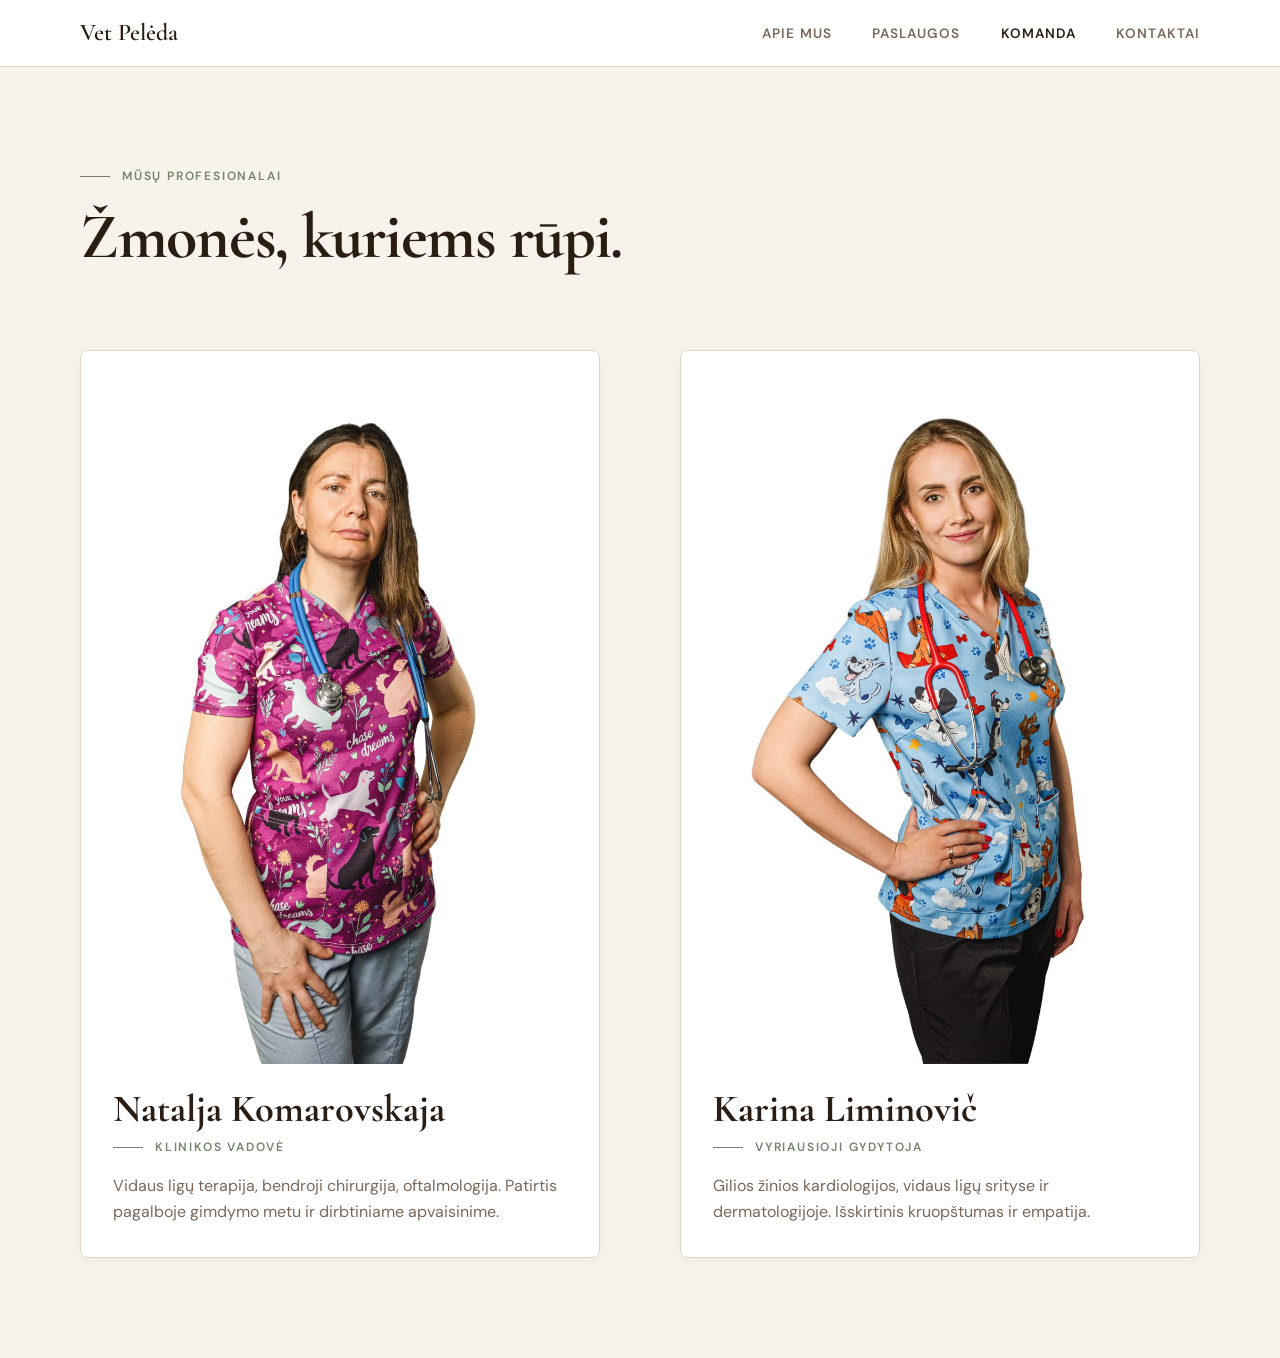
<file: vetpeleda-v2/komanda.html>
<!DOCTYPE html>
<html lang="lt">
<head>
  <link rel="icon" href="favicon.ico" sizes="any">
<link rel="icon" type="image/png" sizes="32x32" href="favicon-32x32.png">
  <meta charset="UTF-8" />
  <meta name="viewport" content="width=device-width, initial-scale=1.0" />
  <title>Komanda – Vet Pelėda</title>
  <link href="https://fonts.googleapis.com/css2?family=Cormorant+Garamond:wght@400;500;600;700&family=DM+Sans:wght@300;400;500;600&display=swap" rel="stylesheet" />
  <link rel="stylesheet" href="style.css" />
</head>
<body>

<nav>
  <div class="container nav-inner">
    <a href="index.html" class="nav-logo">Vet Pelėda</a>
    <ul class="nav-links">
      <li><a href="apie-mus.html">Apie mus</a></li>
      <li><a href="paslaugos.html">Paslaugos</a></li>
      <li><a href="komanda.html" class="active">Komanda</a></li>
      <li><a href="kontaktai.html">Kontaktai</a></li>
    </ul>
  </div>
</nav>

<section>
  <div class="container">
    <div class="label">Mūsų profesionalai</div>
    <h1 class="page-title">Žmonės, kuriems rūpi.</h1>
    
    <div class="grid-2" style="margin-top: 80px; align-items: start;">
      <div class="team-card">
        <!-- Место для фото Натальи -->
        <img src="./photo_2026-08-03_14-29-09.jpg" alt="Natalja Komarovskaja">
        <h2 class="section-title" style="margin: 0 0 8px; font-size: clamp(1.8rem, 3vw, 2.5rem);">Natalja Komarovskaja</h2>
        <div class="label" style="margin-bottom: 16px;">Klinikos vadovė</div>
        <p style="color: var(--text-muted);">Vidaus ligų terapija, bendroji chirurgija, oftalmologija. Patirtis pagalboje gimdymo metu ir dirbtiniame apvaisinime.</p>
      </div>
      <div class="team-card">
        <!-- Место для фото Карины -->
        <img src="./photo_2026-08-03_14-29-13.jpg" alt="Karina Liminovič">
        <h2 class="section-title" style="margin: 0 0 8px; font-size: clamp(1.8rem, 3vw, 2.5rem);">Karina Liminovič</h2>
        <div class="label" style="margin-bottom: 16px;">Vyriausioji gydytoja</div>
        <p style="color: var(--text-muted);">Gilios žinios kardiologijos, vidaus ligų srityse ir dermatologijoje. Išskirtinis kruopštumas ir empatija.</p>
      </div>
    </div>
  </div>
</section>

</body>
</html>
</file>
<file: vetpeleda-v2/style.css>
/* RESET & PREMIUM VARIABLES */
*,
*::before,
*::after {
  box-sizing: border-box;
  margin: 0;
  padding: 0;
}

:root {
  --bg-cream: #F7F3EA;
  --bg-white: #FFFFFF;
  --bg-warm: #6F5A49;

  --text-main: #2A1D14;
  --text-muted: #7A695B;
  --accent-brown: #8C6A4F;
  --accent-sage: #75836C;
  --border-color: #E2D5C3;

  --font-head: 'Cormorant Garamond', Georgia, serif;
  --font-body: 'DM Sans', system-ui, sans-serif;
  --transition: 0.3s ease;
  --radius: 8px;
}

html {
  scroll-behavior: smooth;
}

body {
  font-family: var(--font-body);
  background-color: var(--bg-cream);
  color: var(--text-main);
  line-height: 1.6;
  -webkit-font-smoothing: antialiased;
}

a {
  text-decoration: none;
  color: inherit;
  transition: var(--transition);
}

ul {
  list-style: none;
}

img {
  max-width: 100%;
  height: auto;
  display: block;
  border-radius: var(--radius);
}

/* LAYOUT & SPACING */
.container {
  max-width: 1200px;
  margin: 0 auto;
  padding: 0 40px;
}

section {
  padding: 100px 0;
}

.section-sm {
  padding: 60px 0;
}

/* ЗАГЛУШКИ ДЛЯ ФОТО */
.img-placeholder {
  background-color: #EAE3D5;
  border: 1px dashed var(--accent-brown);
  border-radius: var(--radius);
  display: flex;
  align-items: center;
  justify-content: center;
  color: var(--accent-brown);
  font-size: 0.85rem;
  font-weight: 600;
  text-transform: uppercase;
  letter-spacing: 0.1em;
  text-align: center;
  padding: 40px;
  width: 100%;
}

.img-hero {
  aspect-ratio: 4/3;
}

.img-portrait {
  aspect-ratio: 3/4;
}

.img-landscape {
  aspect-ratio: 16/9;
}

/* TYPOGRAPHY */
.page-title {
  font-family: var(--font-head);
  font-size: clamp(3rem, 5vw, 4.5rem);
  line-height: 1.05;
  margin-bottom: 24px;
  color: var(--text-main);
  letter-spacing: -0.02em;
}

.section-title {
  font-family: var(--font-head);
  font-size: clamp(2.5rem, 4vw, 3.5rem);
  line-height: 1.1;
  margin-bottom: 32px;
  color: var(--text-main);
}

.subtitle {
  font-size: 1.2rem;
  color: var(--text-muted);
  max-width: 600px;
  font-weight: 300;
  line-height: 1.6;
  margin-bottom: 40px;
}

.label {
  font-size: 0.75rem;
  font-weight: 600;
  text-transform: uppercase;
  letter-spacing: 0.15em;
  color: var(--accent-sage);
  margin-bottom: 16px;
  display: flex;
  align-items: center;
  gap: 12px;
}

.label::before {
  content: '';
  width: 30px;
  height: 1px;
  background-color: var(--accent-sage);
}

/* BUTTONS */
.btn-primary {
  display: inline-flex;
  align-items: center;
  gap: 10px;
  background-color: var(--bg-warm);
  color: var(--bg-cream);
  padding: 14px 32px;
  border-radius: 4px;
  font-weight: 500;
  font-size: 0.95rem;
  border: 1px solid var(--bg-warm);
  cursor: pointer;
}

.btn-primary:hover {
  background-color: transparent;
  color: var(--text-main);
  border-color: var(--text-main);
}

.btn-secondary {
  display: inline-flex;
  align-items: center;
  gap: 10px;
  background-color: transparent;
  color: var(--text-main);
  padding: 14px 32px;
  border-radius: 4px;
  font-weight: 500;
  font-size: 0.95rem;
  border: 1px solid var(--border-color);
  cursor: pointer;
}

.btn-secondary:hover {
  border-color: var(--text-main);
}

/* NAVIGATION (Белая, тонкая и прилипающая сверху) */
nav {
  position: sticky;
  top: 0;
  z-index: 1000;
  padding: 14px 0;
  border-bottom: 1px solid var(--border-color);
  background-color: rgba(255, 255, 255, 0.95);
  /* Чистый белый фон с легкой прозрачностью */
  backdrop-filter: blur(12px);
  -webkit-backdrop-filter: blur(12px);
}

.nav-inner {
  display: flex;
  align-items: center;
  justify-content: space-between;
}

.nav-logo {
  font-family: var(--font-head);
  font-size: 1.5rem;
  font-weight: 600;
  color: var(--text-main);
  display: flex;
  align-items: center;
  gap: 12px;
}

.nav-links {
  display: flex;
  gap: 40px;
  align-items: center;
}

.nav-links a {
  font-size: 0.85rem;
  font-weight: 600;
  text-transform: uppercase;
  letter-spacing: 0.08em;
  color: var(--text-muted);
}

.nav-links a:hover,
.nav-links a.active {
  color: var(--text-main);
}

/* FOOTER */
footer {
  background-color: var(--bg-warm);
  color: var(--bg-cream);
  padding: 80px 0 40px;
  border-top: 1px solid rgba(255, 255, 255, 0.08);
}

.footer-grid {
  display: grid;
  grid-template-columns: 2fr 1fr 1fr;
  gap: 60px;
  margin-bottom: 60px;
}

.footer-col h4 {
  font-size: 0.85rem;
  text-transform: uppercase;
  letter-spacing: 0.1em;
  color: var(--bg-cream);
  margin-bottom: 24px;
  opacity: 0.5;
}

.footer-col li {
  margin-bottom: 12px;
}

.footer-col a {
  color: var(--bg-cream);
  opacity: 0.75;
}

.footer-col a:hover {
  opacity: 1;
}

.footer-bottom {
  border-top: 1px solid rgba(255, 255, 255, 0.1);
  padding-top: 24px;
  font-size: 0.85rem;
  opacity: 0.45;
}

/* TEAM CARDS */
.team-card {
  background-color: var(--bg-white);
  border: 1px solid var(--border-color);
  border-radius: var(--radius);
  padding: 32px;
  transition: box-shadow var(--transition), transform var(--transition);
  box-shadow: 0 2px 12px rgba(42, 29, 20, 0.04);
}

.team-card:hover {
  box-shadow: 0 8px 30px rgba(42, 29, 20, 0.08);
  transform: translateY(-2px);
}

.team-card img {
  border-radius: var(--radius);
  margin-bottom: 24px;
  width: 100%;
}

/* GRIDS */
.grid-2 {
  display: grid;
  grid-template-columns: 1fr 1fr;
  gap: 80px;
  align-items: center;
}

.grid-3 {
  display: grid;
  grid-template-columns: repeat(3, 1fr);
  gap: 40px;
}

@media (max-width: 900px) {

  .grid-2,
  .grid-3,
  .footer-grid {
    grid-template-columns: 1fr;
    gap: 40px;
  }

  .nav-links {
    display: none;
  }

  .page-title {
    font-size: 3rem;
  }
}
</file>
